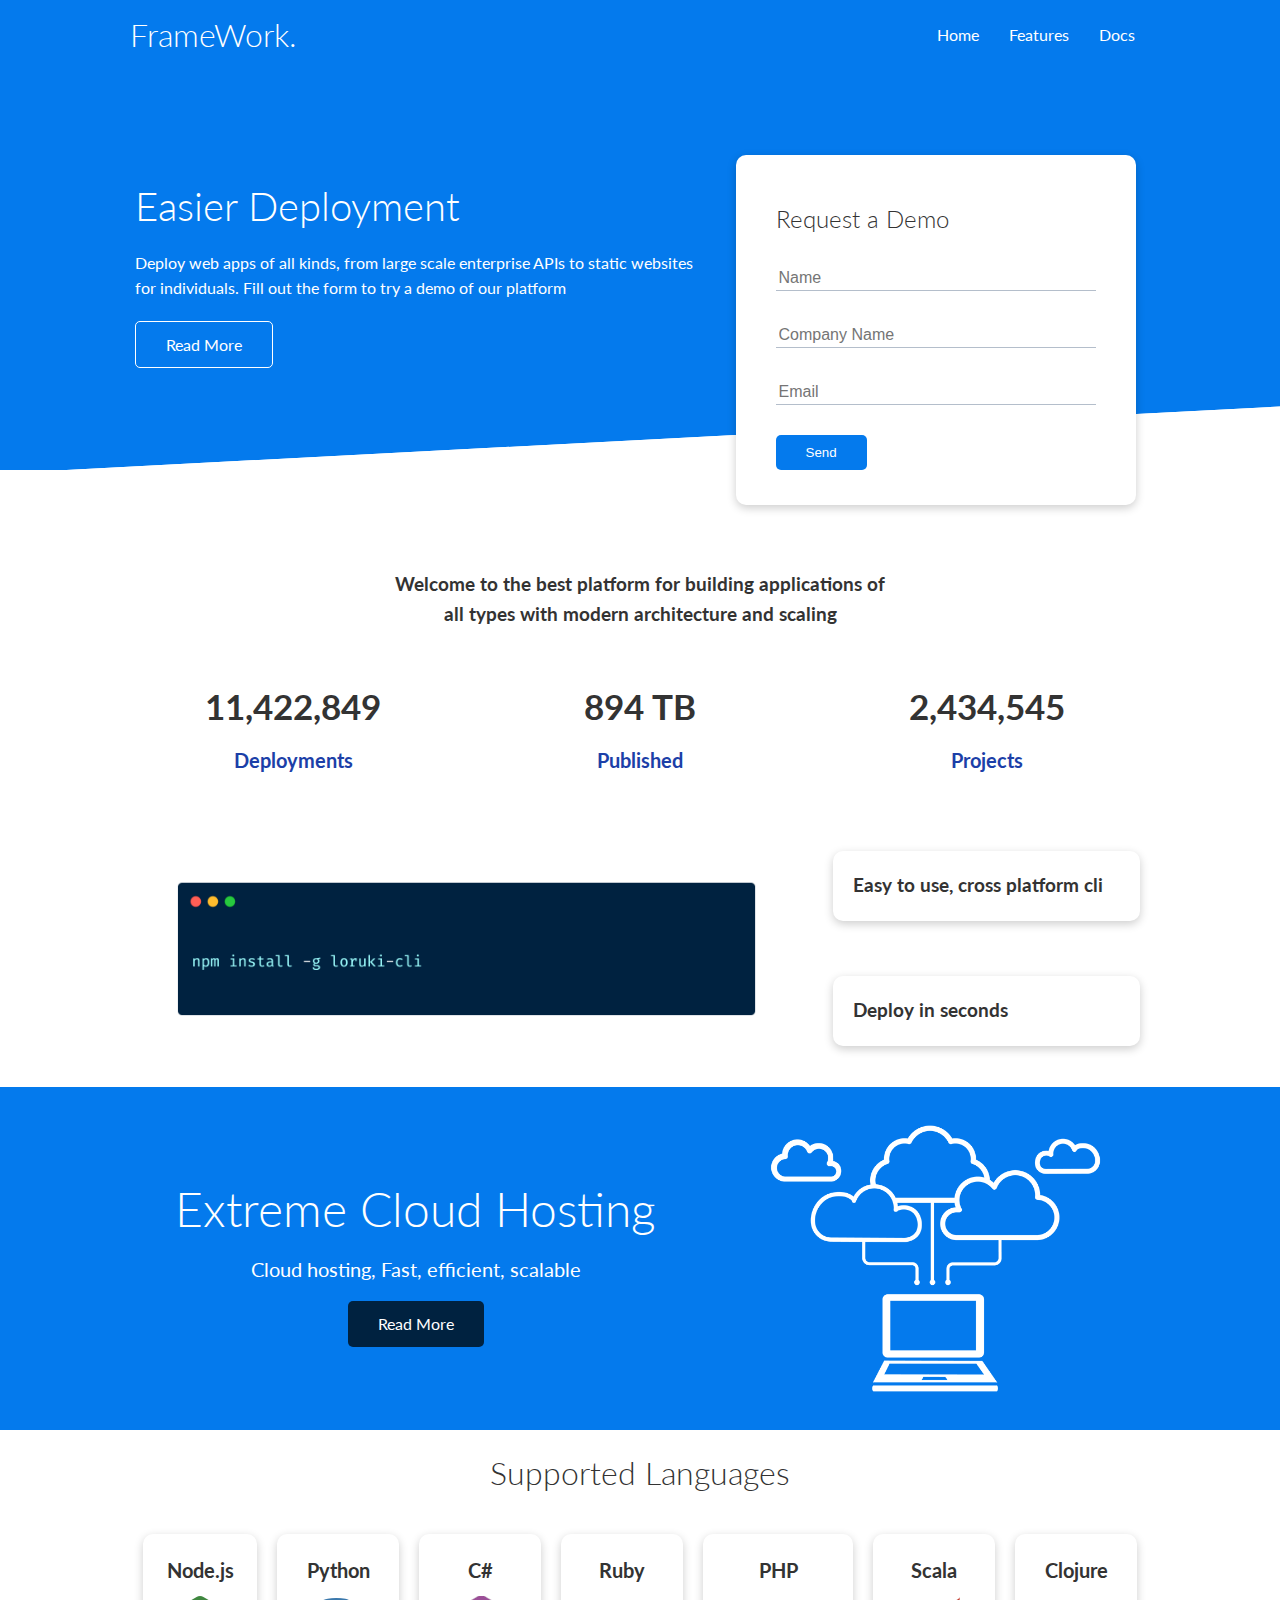
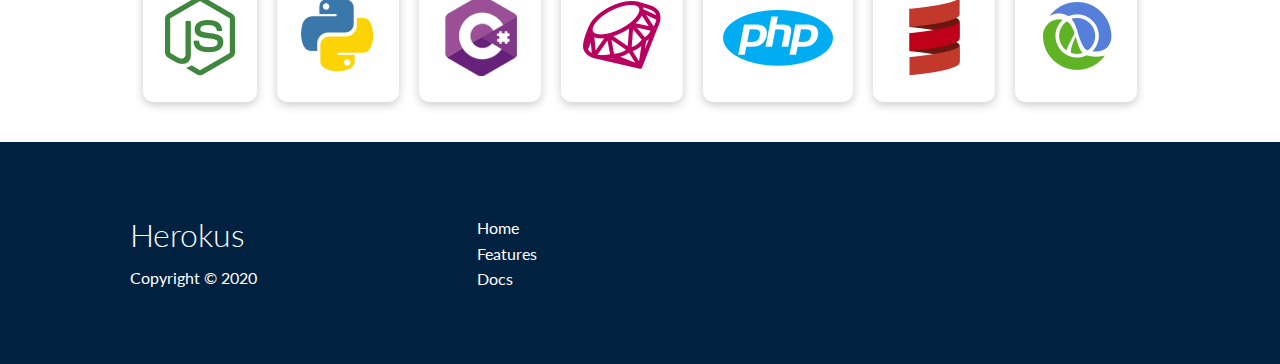
<file: index.html>
<!DOCTYPE html>
<html lang="en">
  <head>
    <meta charset="UTF-8" />
    <meta name="viewport" content="width=device-width, initial-scale=1.0" />
    <link
      rel="stylesheet"
      href="https://cdnjs.cloudflare.com/ajax/libs/font-awesome/5.15.1/css/all.min.css"
      integrity="sha512-+4zCK9k+qNFUR5X+cKL9EIR+ZOhtIloNl9GIKS57V1MyNsYpYcUrUeQc9vNfzsWfV28IaLL3i96P9sdNyeRssA=="
      crossorigin="anonymous"
    />
    <link rel="stylesheet" href="css/styles.css" />
    <title>Frameworks</title>
  </head>
  <body>
    <!-- Navbar -->
    <div class="navbar">
      <div class="container flex">
        <h1 class="logo">FrameWork.</h1>
        <nav>
          <ul>
            <li><a href="index.html">Home</a></li>
            <li><a href="features.html">Features</a></li>
            <li><a href="docs.html">Docs</a></li>
          </ul>
        </nav>
      </div>
    </div>

    <!-- Showcase -->
    <section class="showcase">
      <div class="container grid">
        <div class="showcase-text">
          <h1>Easier Deployment</h1>
          <p>
            Deploy web apps of all kinds, from large scale enterprise APIs to
            static websites for individuals. Fill out the form to try a demo of
            our platform
          </p>
          <a href="features.html" class="btn btn-outline">Read More</a>
        </div>
        <div class="showcase-form card">
          <h2>Request a Demo</h2>
          <form action="">
            <div class="form-control">
              <input type="text" name="name" placeholder="Name " required />
            </div>
            <div class="form-control">
              <input
                type="text"
                name="companyname"
                placeholder="Company Name"
                required
              />
            </div>
            <div class="form-control">
              <input type="text" name="email" placeholder="Email" required />
            </div>
            <input type="submit" value="Send" class="btn btn-primary" />
          </form>
        </div>
      </div>
    </section>

    <!-- Stats -->
    <section class="stats">
      <div class="container">
        <h3 class="stats-heading text-center my-1">
          Welcome to the best platform for building applications of all types
          with modern architecture and scaling
        </h3>

        <div class="grid grid-3 text-center my-4">
          <div>
            <i class="fas fa-server fa-3x"></i>
            <h3>11,422,849</h3>
            <p class="text-secondary">Deployments</p>
          </div>
          <div>
            <i class="fas fa-upload fa-3x"></i>
            <h3>894 TB</h3>
            <p class="text-secondary">Published</p>
          </div>
          <div>
            <i class="fas fa-project-diagram fa-3x"></i>
            <h3>2,434,545</h3>
            <p class="text-secondary">Projects</p>
          </div>
        </div>
      </div>
    </section>
    <!-- CLI -->
    <section class="cli">
      <div class="container grid">
        <img src="/images/cli.png" alt="" />
        <div class="card">
          <h3>Easy to use, cross platform cli</h3>
        </div>
        <div class="card">
          <h3>Deploy in seconds</h3>
        </div>
      </div>
    </section>

    <!-- Cloud -->
    <section class="cloud bg-primary my-2 py-2">
      <div class="container grid">
        <div class="text-center">
          <h2 class="lg">Extreme Cloud Hosting</h2>
          <p class="lead my-1">Cloud hosting, Fast, efficient, scalable</p>
          <a href="features.html" class="btn btn-dark">Read More</a>
        </div>
        <img src="images/cloud.png" alt="" />
      </div>
    </section>

    <!-- Languages -->
    <section class="languages">
      <h2 class="md text-center my-2">Supported Languages</h2>
      <div class="container flex">
        <div class="card">
          <h4>Node.js</h4>
          <img src="images/logos/node.png" alt="" />
        </div>
        <div class="card">
          <h4>Python</h4>
          <img src="images/logos/python.png" alt="" />
        </div>
        <div class="card">
          <h4>C#</h4>
          <img src="images/logos/csharp.png" alt="" />
        </div>
        <div class="card">
          <h4>Ruby</h4>
          <img src="images/logos/ruby.png" alt="" />
        </div>
        <div class="card">
          <h4>PHP</h4>
          <img src="images/logos/php.png" alt="" />
        </div>
        <div class="card">
          <h4>Scala</h4>
          <img src="images/logos/scala.png" alt="" />
        </div>
        <div class="card">
          <h4>Clojure</h4>
          <img src="images/logos/clojure.png" alt="" />
        </div>
      </div>
    </section>

    <!-- Footer -->
    <footer class="footer bg-dark py-5">
      <div class="container grid grid-3">
        <div>
          <h1>Herokus</h1>
          <p>Copyright &copy; 2020</p>
        </div>
        <nav>
          <ul>
            <li><a href="index.html">Home</a></li>
            <li><a href="features.html">Features</a></li>
            <li><a href="docs.html">Docs</a></li>
          </ul>
        </nav>
        <div class="social">
          <a href="#"><i class="fab fa-github fa-2x"></i></a>
          <a href="#"><i class="fab fa-facebook fa-2x"></i></a>
          <a href="#"><i class="fab fa-instagram fa-2x"></i></a>
          <a href="#"><i class="fab fa-twitter fa-2x"></i></a>
        </div>
      </div>
    </footer>
  </body>
</html>
</file>
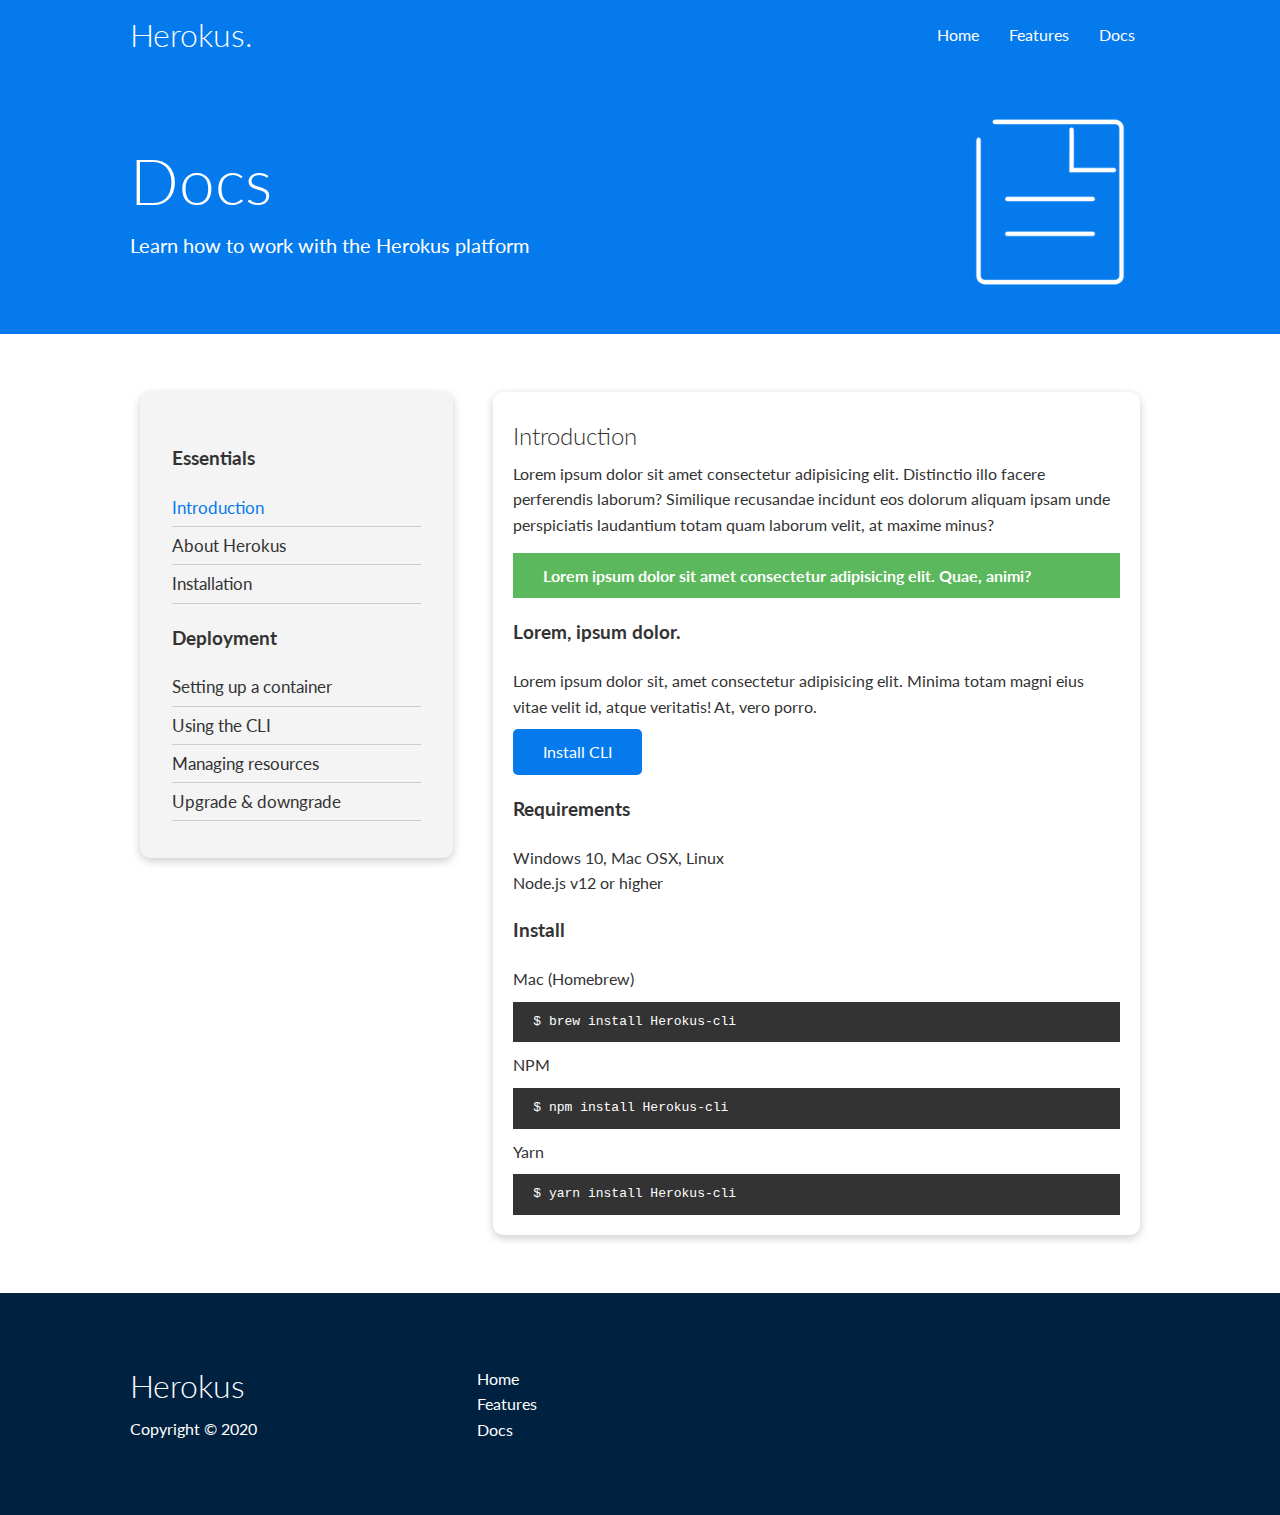
<file: docs.html>
<!DOCTYPE html>
<html lang="en">
  <head>
    <meta charset="UTF-8" />
    <meta name="viewport" content="width=device-width, initial-scale=1.0" />
    <link
      rel="stylesheet"
      href="https://cdnjs.cloudflare.com/ajax/libs/font-awesome/5.15.1/css/all.min.css"
      integrity="sha512-+4zCK9k+qNFUR5X+cKL9EIR+ZOhtIloNl9GIKS57V1MyNsYpYcUrUeQc9vNfzsWfV28IaLL3i96P9sdNyeRssA=="
      crossorigin="anonymous"
    />
    <link rel="stylesheet" href="css/styles.css" />
    <title>Herokus | Cloud Hosting For Everyone</title>
  </head>
  <body>
    <!-- Navbar -->
    <div class="navbar">
      <div class="container flex">
        <h1 class="logo">Herokus.</h1>
        <nav>
          <ul>
            <li><a href="index.html">Home</a></li>
            <li><a href="features.html">Features</a></li>
            <li><a href="docs.html">Docs</a></li>
          </ul>
        </nav>
      </div>
    </div>

    <!-- Head -->
    <section class="docs-head bg-primary py-3">
      <div class="container grid">
        <div>
          <h1 class="xl">Docs</h1>
          <p class="lead">Learn how to work with the Herokus platform</p>
        </div>
        <img src="images/docs.png" alt="" />
      </div>
    </section>

    <!-- Docs main -->
    <section class="docs-main my-4">
      <div class="container grid">
        <div class="card bg-light p-3">
          <h3 class="my-2">Essentials</h3>
          <nav>
            <ul>
              <li><a class="text-primary" href="#">Introduction</a></li>
              <li><a href="#">About Herokus</a></li>
              <li><a href="#">Installation</a></li>
            </ul>
          </nav>

          <h3 class="my-2">Deployment</h3>
          <nav>
            <ul>
              <li><a href="#">Setting up a container</a></li>
              <li><a href="#">Using the CLI</a></li>
              <li><a href="#">Managing resources</a></li>
              <li><a href="#">Upgrade & downgrade</a></li>
            </ul>
          </nav>
        </div>
        <div class="card">
          <h2>Introduction</h2>
          <p>
            Lorem ipsum dolor sit amet consectetur adipisicing elit. Distinctio
            illo facere perferendis laborum? Similique recusandae incidunt eos
            dolorum aliquam ipsam unde perspiciatis laudantium totam quam
            laborum velit, at maxime minus?
          </p>

          <div class="alert alert-success">
            <i class="fas fa-info"></i> Lorem ipsum dolor sit amet consectetur
            adipisicing elit. Quae, animi?
          </div>

          <h3>Lorem, ipsum dolor.</h3>
          <p>
            Lorem ipsum dolor sit, amet consectetur adipisicing elit. Minima
            totam magni eius vitae velit id, atque veritatis! At, vero porro.
          </p>
          <a href="#" class="btn btn-primary">Install CLI</a>

          <h3>Requirements</h3>
          <ul>
            <li>Windows 10, Mac OSX, Linux</li>
            <li>Node.js v12 or higher</li>
          </ul>

          <h3>Install</h3>
          <p>Mac (Homebrew)</p>
          <pre><code>$ brew install Herokus-cli</code></pre>
          <p>NPM</p>
          <pre><code>$ npm install Herokus-cli</code></pre>
          <p>Yarn</p>
          <pre><code>$ yarn install Herokus-cli</code></pre>
        </div>
      </div>
    </section>

    <!-- Footer -->
    <footer class="footer bg-dark py-5">
      <div class="container grid grid-3">
        <div>
          <h1>Herokus</h1>
          <p>Copyright &copy; 2020</p>
        </div>
        <nav>
          <ul>
            <li><a href="index.html">Home</a></li>
            <li><a href="features.html">Features</a></li>
            <li><a href="docs.html">Docs</a></li>
          </ul>
        </nav>
        <div class="social">
          <a href="#"><i class="fab fa-github fa-2x"></i></a>
          <a href="#"><i class="fab fa-facebook fa-2x"></i></a>
          <a href="#"><i class="fab fa-instagram fa-2x"></i></a>
          <a href="#"><i class="fab fa-twitter fa-2x"></i></a>
        </div>
      </div>
    </footer>
  </body>
</html>
</file>
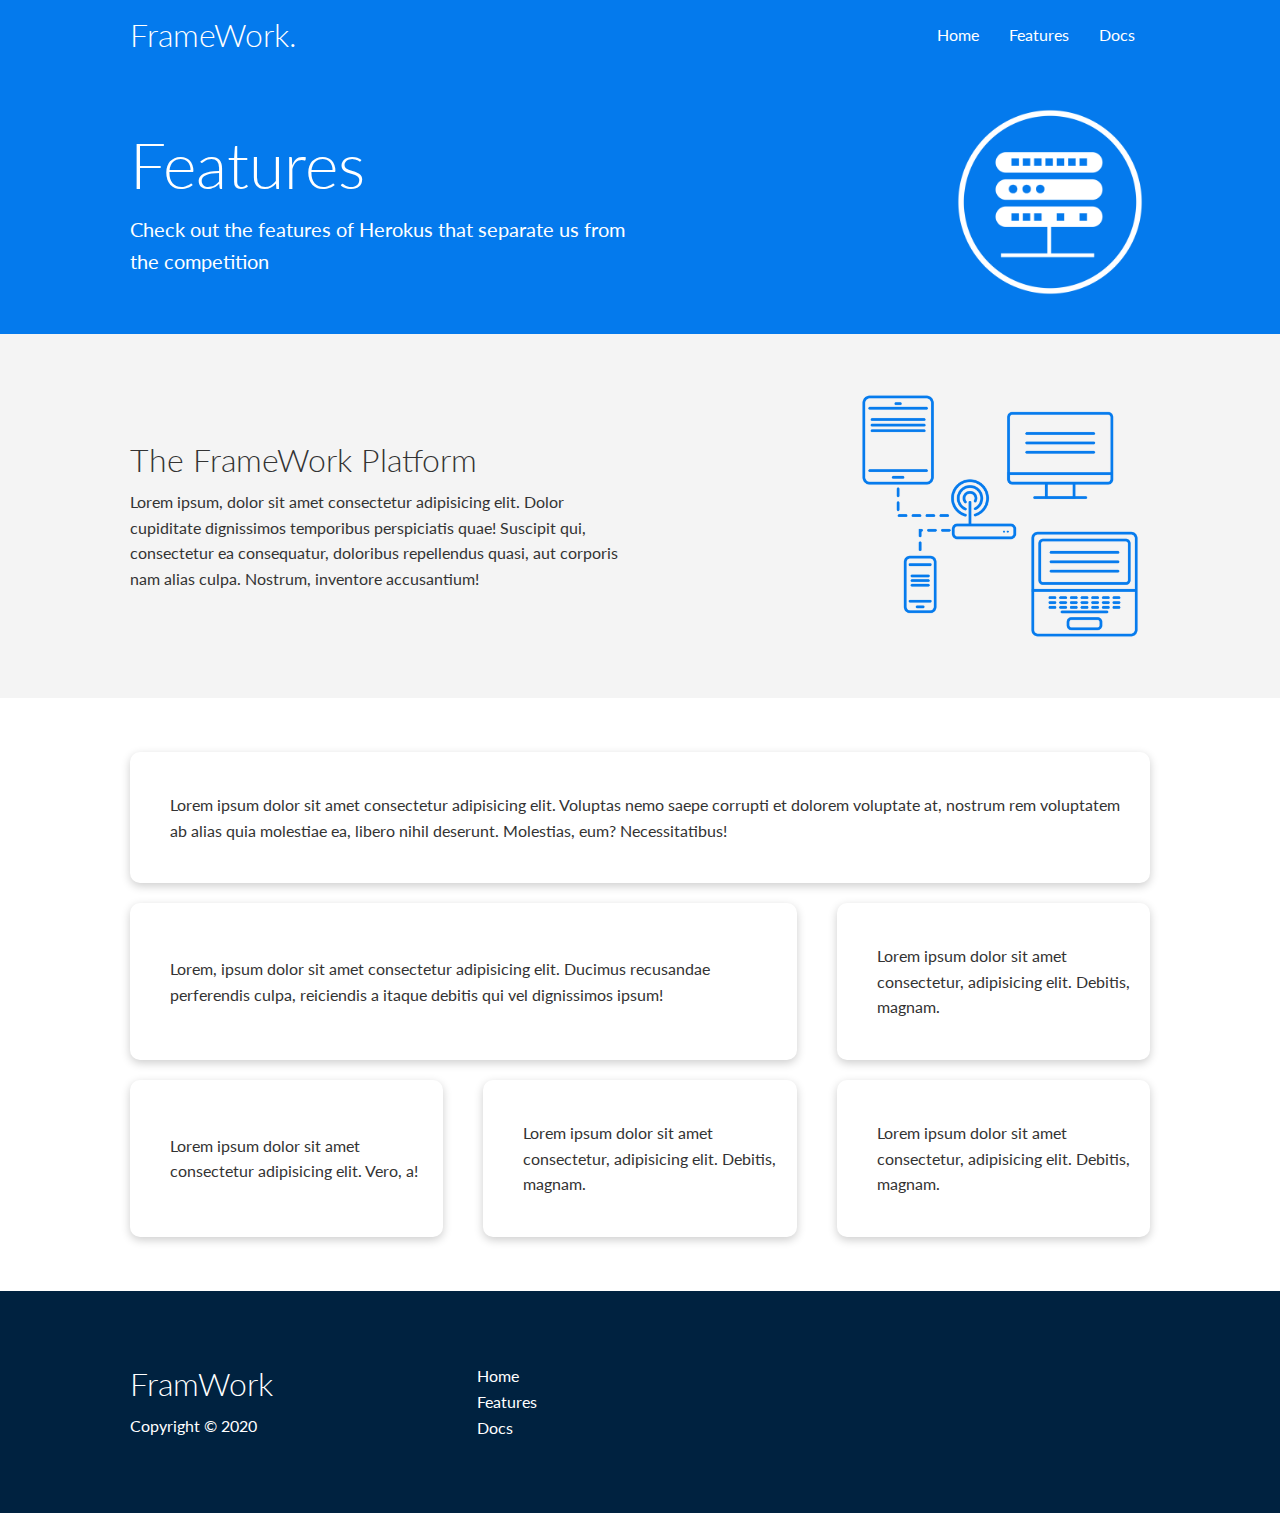
<file: features.html>
<!DOCTYPE html>
<html lang="en">
  <head>
    <meta charset="UTF-8" />
    <meta name="viewport" content="width=device-width, initial-scale=1.0" />
    <link
      rel="stylesheet"
      href="https://cdnjs.cloudflare.com/ajax/libs/font-awesome/5.15.1/css/all.min.css"
      integrity="sha512-+4zCK9k+qNFUR5X+cKL9EIR+ZOhtIloNl9GIKS57V1MyNsYpYcUrUeQc9vNfzsWfV28IaLL3i96P9sdNyeRssA=="
      crossorigin="anonymous"
    />
    <link rel="stylesheet" href="css/styles.css" />
    <title>Frameworks</title>
  </head>
  <body>
    <!-- Navbar -->
    <div class="navbar">
      <div class="container flex">
        <h1 class="logo">FrameWork.</h1>
        <nav>
          <ul>
            <li><a href="index.html">Home</a></li>
            <li><a href="features.html">Features</a></li>
            <li><a href="docs.html">Docs</a></li>
          </ul>
        </nav>
      </div>
    </div>

    <!-- Head -->
    <section class="features-head bg-primary py-3">
      <div class="container grid">
        <div>
          <h1 class="xl">Features</h1>
          <p class="lead">
            Check out the features of Herokus that separate us from the
            competition
          </p>
        </div>
        <img src="images/server.png" alt="" />
      </div>
    </section>

    <!-- Sub head -->
    <section class="features-sub-head bg-light py-3">
      <div class="container grid">
        <div>
          <h1 class="md">The FrameWork Platform</h1>
          <p>
            Lorem ipsum, dolor sit amet consectetur adipisicing elit. Dolor
            cupiditate dignissimos temporibus perspiciatis quae! Suscipit qui,
            consectetur ea consequatur, doloribus repellendus quasi, aut
            corporis nam alias culpa. Nostrum, inventore accusantium!
          </p>
        </div>
        <img src="images/server2.png" alt="" />
      </div>
    </section>

    <section class="features-main my-2">
      <div class="container grid grid-3">
        <div class="card flex">
          <i class="fas fa-server fa-3x"></i>
          <p>
            Lorem ipsum dolor sit amet consectetur adipisicing elit. Voluptas
            nemo saepe corrupti et dolorem voluptate at, nostrum rem voluptatem
            ab alias quia molestiae ea, libero nihil deserunt. Molestias, eum?
            Necessitatibus!
          </p>
        </div>
        <div class="card flex">
          <i class="fas fa-network-wired fa-3x"></i>
          <p>
            Lorem, ipsum dolor sit amet consectetur adipisicing elit. Ducimus
            recusandae perferendis culpa, reiciendis a itaque debitis qui vel
            dignissimos ipsum!
          </p>
        </div>
        <div class="card flex">
          <i class="fas fa-laptop-code fa-3x"></i>
          <p>
            Lorem ipsum dolor sit amet consectetur, adipisicing elit. Debitis,
            magnam.
          </p>
        </div>
        <div class="card flex">
          <i class="fas fa-database fa-3x"></i>
          <p>
            Lorem ipsum dolor sit amet consectetur adipisicing elit. Vero, a!
          </p>
        </div>
        <div class="card flex">
          <i class="fas fa-power-off fa-3x"></i>
          <p>
            Lorem ipsum dolor sit amet consectetur, adipisicing elit. Debitis,
            magnam.
          </p>
        </div>
        <div class="card flex">
          <i class="fas fa-upload fa-3x"></i>
          <p>
            Lorem ipsum dolor sit amet consectetur, adipisicing elit. Debitis,
            magnam.
          </p>
        </div>
      </div>
    </section>

    <!-- Footer -->
    <footer class="footer bg-dark py-5">
      <div class="container grid grid-3">
        <div>
          <h1>FramWork</h1>
          <p>Copyright &copy; 2020</p>
        </div>
        <nav>
          <ul>
            <li><a href="index.html">Home</a></li>
            <li><a href="features.html">Features</a></li>
            <li><a href="docs.html">Docs</a></li>
          </ul>
        </nav>
        <div class="social">
          <a href="#"><i class="fab fa-github fa-2x"></i></a>
          <a href="#"><i class="fab fa-facebook fa-2x"></i></a>
          <a href="#"><i class="fab fa-instagram fa-2x"></i></a>
          <a href="#"><i class="fab fa-twitter fa-2x"></i></a>
        </div>
      </div>
    </footer>
  </body>
</html>
</file>
<file: css/styles.css>
@import url("https://fonts.googleapis.com/css2?family=Lato:wght@300&display=swap");

:root {
  --primary-color: #047aed;
  --secondary-color: #1c3fa8;
  --dark-color: #002240;
  --light-color: #f4f4f4;
  --success-color: #5cb85c;
  --error-color: #d9534f;
}

* {
  box-sizing: border-box;
  padding: 0;
  margin: 0;
}

body {
  font-family: "Lato", sans-serif;
  color: #333;
  line-height: 1.6;
}

ul {
  list-style-type: none;
}

a {
  text-decoration: none;
  color: #333;
}

h1,
h2 {
  font-weight: 300;
  line-height: 1.2;
  margin: 10px 0;
}

p {
  margin: 10px 0;
}

img {
  width: 100%;
}

code,
pre {
  background: #333;
  color: #fff;
  padding: 10px;
}

.hidden {
  visibility: hidden;
  height: 0;
}

/* Navbar */
.navbar {
  background-color: var(--primary-color);
  color: #fff;
  height: 70px;
}

.navbar ul {
  display: flex;
}

.navbar a {
  color: #fff;
  padding: 10px;
  margin: 0 5px;
}

.navbar a:hover {
  border-bottom: 2px #fff solid;
}

.navbar .flex {
  justify-content: space-between;
}

.container {
  max-width: 1100px;
  margin: 0 auto;
  overflow: auto;
  padding: 0 40px;
}

.card {
  background-color: #fff;
  color: #333;
  border-radius: 10px;
  box-shadow: 0 3px 10px rgba(0, 0, 0, 0.2);
  padding: 20px;
  margin: 10px;
}

.btn {
  display: inline-block;
  padding: 10px 30px;
  cursor: pointer;
  background: var(--primary-color);
  color: #fff;
  border: none;
  border-radius: 5px;
}

.btn-outline {
  background-color: transparent;
  border: 1px #fff solid;
}

.btn:hover {
  transform: scale(0.98);
}

/* Backgrounds & colored buttons */
.bg-primary,
.btn-primary {
  background-color: var(--primary-color);
  color: #fff;
}

.bg-secondary,
.btn-secondary {
  background-color: var(--secondary-color);
  color: #fff;
}

.bg-dark,
.btn-dark {
  background-color: var(--dark-color);
  color: #fff;
}

.bg-light,
.btn-light {
  background-color: var(--light-color);
  color: #333;
}

.bg-primary a,
.btn-primary a,
.bg-secondary a,
.btn-secondary a,
.bg-dark a,
.btn-dark a {
  color: #fff;
}

/* Text colors */
.text-primary {
  color: var(--primary-color);
}

.text-secondary {
  color: var(--secondary-color);
}

.text-dark {
  color: var(--dark-color);
}

.text-light {
  color: var(--light-color);
}

/* Text sizes */
.lead {
  font-size: 20px;
}

.sm {
  font-size: 1rem;
}

.md {
  font-size: 2rem;
}

.lg {
  font-size: 3rem;
}

.xl {
  font-size: 4rem;
}

.text-center {
  text-align: center;
}

/* Alert */
.alert {
  background-color: var(--light-color);
  padding: 10px 20px;
  font-weight: bold;
  margin: 15px 0;
}

.alert i {
  margin-right: 10px;
}

.alert-success {
  background-color: var(--success-color);
  color: #fff;
}

.alert-error {
  background-color: var(--error-color);
  color: #fff;
}

.flex {
  display: flex;
  justify-content: center;
  align-items: center;
  height: 100%;
}

.grid {
  display: grid;
  grid-template-columns: repeat(2, 1fr);
  gap: 20px;
  justify-content: center;
  align-items: center;
  height: 100%;
}

.grid-3 {
  grid-template-columns: repeat(3, 1fr);
}

/* Margin */
.my-1 {
  margin: 1rem 0;
}

.my-2 {
  margin: 1.5rem 0;
}

.my-3 {
  margin: 2rem 0;
}

.my-4 {
  margin: 3rem 0;
}

.my-5 {
  margin: 4rem 0;
}

.m-1 {
  margin: 1rem;
}

.m-2 {
  margin: 1.5rem;
}

.m-3 {
  margin: 2rem;
}

.m-4 {
  margin: 3rem;
}

.m-5 {
  margin: 4rem;
}

/* Padding */
.py-1 {
  padding: 1rem 0;
}

.py-2 {
  padding: 1.5rem 0;
}

.py-3 {
  padding: 2rem 0;
}

.py-4 {
  padding: 3rem 0;
}

.py-5 {
  padding: 4rem 0;
}

.p-1 {
  padding: 1rem;
}

.p-2 {
  padding: 1.5rem;
}

.p-3 {
  padding: 2rem;
}

.p-4 {
  padding: 3rem;
}

.p-5 {
  padding: 4rem;
}

/* Showcase */
.showcase {
  height: 400px;
  background-color: var(--primary-color);
  color: #fff;
  position: relative;
}

.showcase h1 {
  font-size: 40px;
}

.showcase p {
  margin: 20px 0;
}

.showcase .grid {
  overflow: visible;
  grid-template-columns: 55% auto;
  gap: 30px;
}

.showcase-text {
  animation: slideInFromLeft 1s ease-in;
}

.showcase-form {
  position: relative;
  top: 60px;
  height: 350px;
  width: 400px;
  padding: 40px;
  z-index: 100;
  justify-self: flex-end;
  animation: slideInFromRight 1s ease-in;
}

.showcase-form .form-control {
  margin: 30px 0;
}

.showcase-form input[type="text"],
.showcase-form input[type="email"] {
  border: 0;
  border-bottom: 1px solid #b4becb;
  width: 100%;
  padding: 3px;
  font-size: 16px;
}

.showcase-form input:focus {
  outline: none;
}

.showcase::before,
.showcase::after {
  content: "";
  position: absolute;
  height: 100px;
  bottom: -70px;
  right: 0;
  left: 0;
  background: #fff;
  transform: skewY(-3deg);
  -webkit-transform: skewY(-3deg);
  -moz-transform: skewY(-3deg);
  -ms-transform: skewY(-3deg);
}

/* Stats */
.stats {
  padding-top: 100px;
  animation: slideInFromBottom 1s ease-in;
}

.stats-heading {
  max-width: 500px;
  margin: auto;
}

.stats .grid h3 {
  font-size: 35px;
}

.stats .grid p {
  font-size: 20px;
  font-weight: bold;
}

/* Cli */
.cli .grid {
  grid-template-columns: repeat(3, 1fr);
  grid-template-rows: repeat(2, 1fr);
}

.cli .grid > *:first-child {
  grid-column: 1 / span 2;
  grid-row: 1 / span 2;
}

/* Cloud */
.cloud .grid {
  grid-template-columns: 4fr 3fr;
}

/* Languages */

.languages .flex {
  flex-wrap: wrap;
}

.languages .card {
  text-align: center;
  margin: 18px 10px 40px;
  transition: transform 0.2s ease-in;
}

.languages .card h4 {
  font-size: 20px;
  margin-bottom: 10px;
}

.languages .card:hover {
  transform: translateY(-15px);
}

/* Features */
.features-head img,
.docs-head img {
  width: 200px;
  justify-self: flex-end;
}

.features-sub-head img {
  width: 300px;
  justify-self: flex-end;
}

.features-main .card > i {
  margin-right: 20px;
}

.features-main .grid {
  padding: 30px;
}

.features-main .grid > *:first-child {
  grid-column: 1 / span 3;
}

.features-main .grid > *:nth-child(2) {
  grid-column: 1 / span 2;
}

/* Docs */
.docs-main h3 {
  margin: 20px 0;
}

.docs-main .grid {
  grid-template-columns: 1fr 2fr;
  align-items: flex-start;
}

.docs-main nav li {
  font-size: 17px;
  padding-bottom: 5px;
  margin-bottom: 5px;
  border-bottom: 1px #ccc solid;
}

.docs-main a:hover {
  font-weight: bold;
}

/* Footer */
.footer .social a {
  margin: 0 10px;
}

/* Animations */
@keyframes slideInFromLeft {
  0% {
    transform: translateX(-100%);
  }

  100% {
    transform: translateX(0);
  }
}

@keyframes slideInFromRight {
  0% {
    transform: translateX(100%);
  }

  100% {
    transform: translateX(0);
  }
}

@keyframes slideInFromTop {
  0% {
    transform: translateY(-100%);
  }

  100% {
    transform: translateX(0);
  }
}

@keyframes slideInFromBottom {
  0% {
    transform: translateY(100%);
  }

  100% {
    transform: translateX(0);
  }
}

/* Tablets and under */
@media (max-width: 768px) {
  .grid,
  .showcase .grid,
  .stats .grid,
  .cli .grid,
  .cloud .grid,
  .features-main .grid,
  .docs-main .grid {
    grid-template-columns: 1fr;
    grid-template-rows: 1fr;
  }

  .showcase {
    height: auto;
  }

  .showcase-text {
    text-align: center;
    margin-top: 40px;
    animation: slideInFromTop 1s ease-in;
  }

  .showcase-form {
    justify-self: center;
    margin: auto;
    animation: slideInFromBottom 1s ease-in;
  }

  .cli .grid > *:first-child {
    grid-column: 1;
    grid-row: 1;
  }

  .features-head,
  .features-sub-head,
  .docs-head {
    text-align: center;
  }

  .features-head img,
  .features-sub-head img,
  .docs-head img {
    justify-self: center;
  }

  .features-main .grid > *:first-child,
  .features-main .grid > *:nth-child(2) {
    grid-column: 1;
  }
}

/* Mobile */
@media (max-width: 500px) {
  .navbar {
    height: 110px;
  }

  .navbar .flex {
    flex-direction: column;
    overflow: hidden;
  }

  .navbar ul {
    padding: 10px;
    background-color: rgba(0, 0, 0, 0.1);
  }

  .showcase-form {
    width: 300px;
  }
}
</file>
